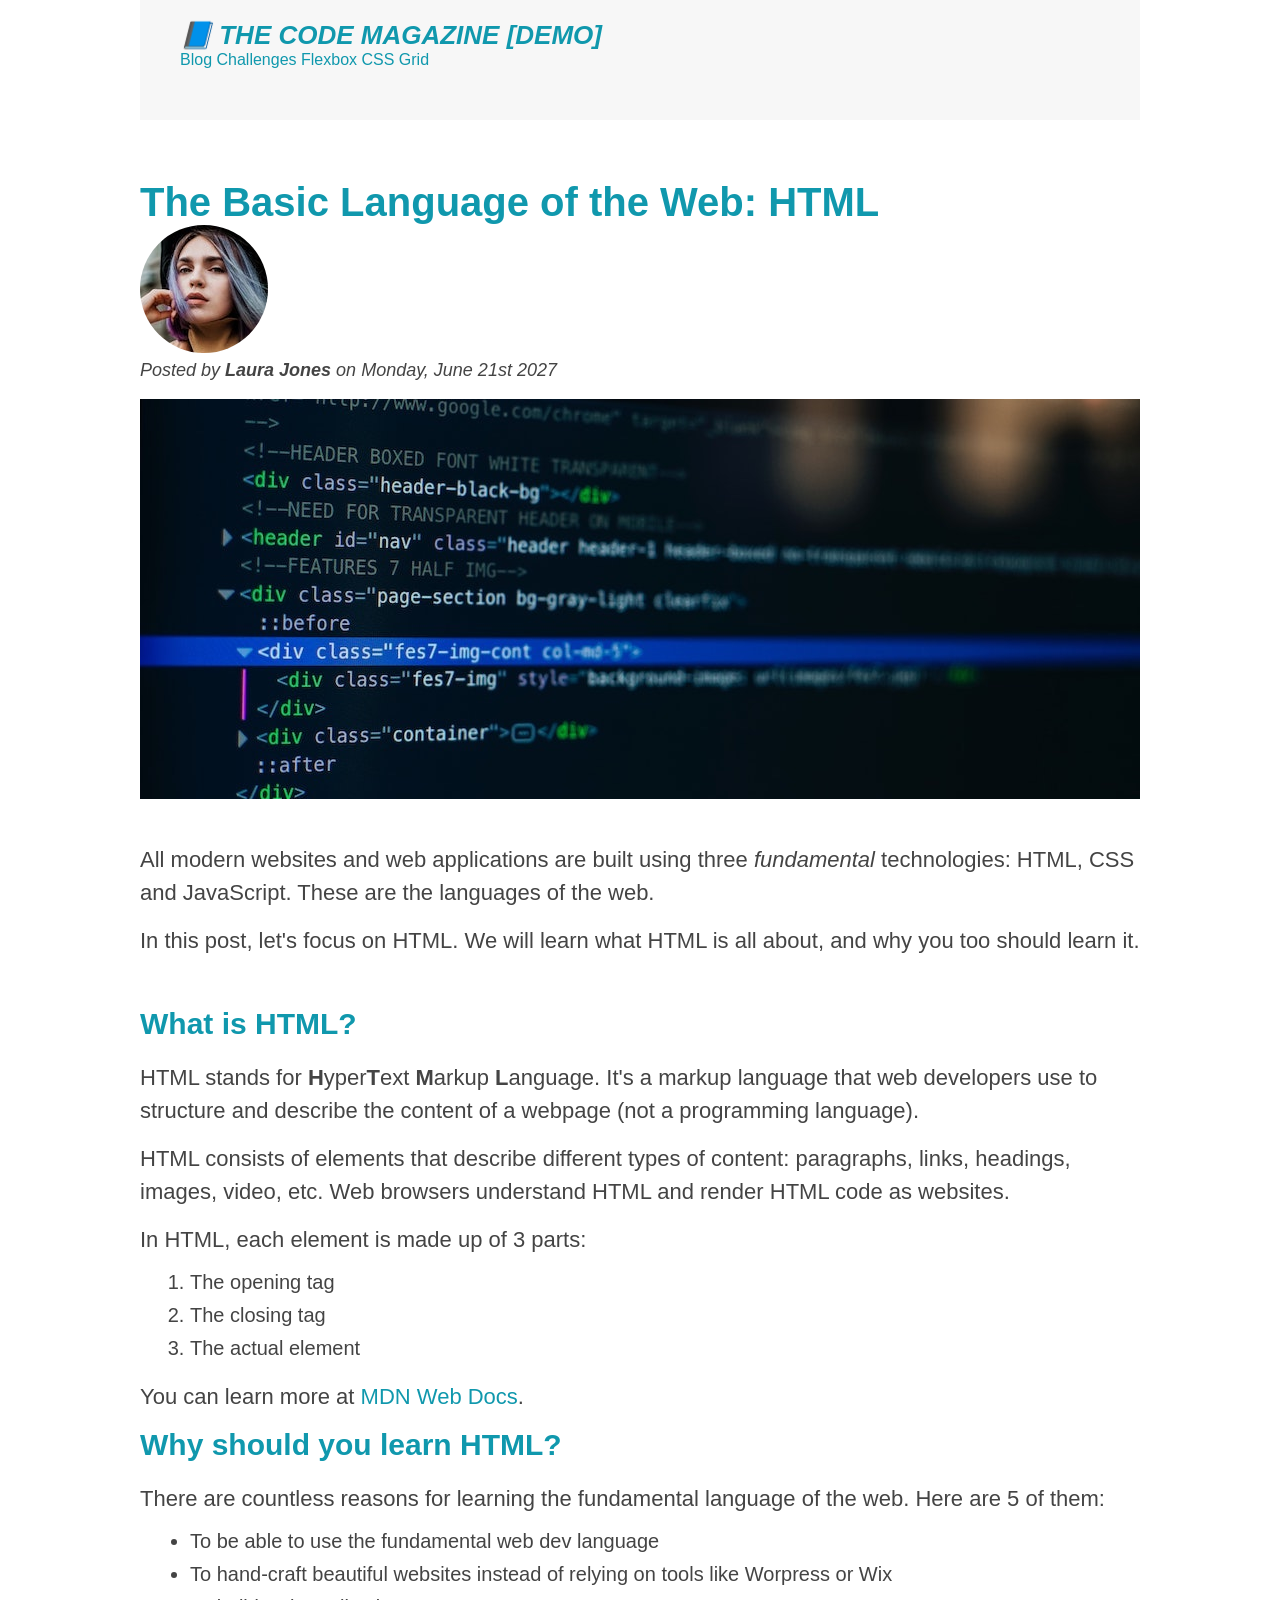
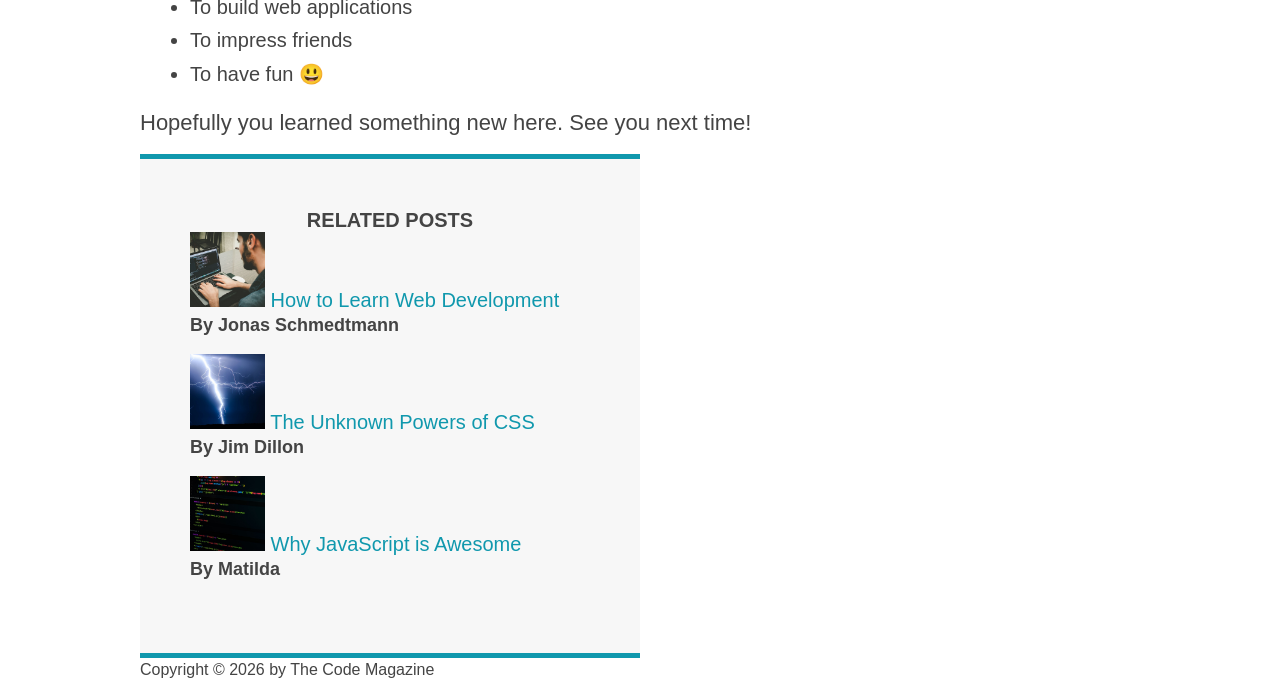
<file: 1 - html-css/index.html>
<!doctype html>
<html lang="en">
  <head>
    <meta charset="UTF-8" />
    <meta name="viewport" content="width=device-width, initial-scale=1.0" />
    <title>HTML Review</title>
    <link rel="stylesheet" href="style.css" />
  </head>
  <body>
    <div class="container">
      <header class="main-header">
        <h1>📘 The Code Magazine [DEMO]</h1>
        <nav>
          <a href="blog.html">Blog</a>
          <a href="#">Challenges</a>
          <a href="#">Flexbox</a>
          <a href="#">CSS Grid</a>
        </nav>
      </header>
      <article>
        <header class="post-header">
          <h2>The Basic Language of the Web: HTML</h2>
          <img
            src="./img/laura-jones.jpg"
            alt="Headshot of Laura Jones"
            style="border-radius: 100px"
          />
          <p id="author">
            Posted by <strong>Laura Jones</strong> on Monday, June 21st 2027
          </p>
          <img
            src="./img/post-img.jpg"
            alt=""
            width="500"
            height="200"
            class="post-img"
          />
        </header>
        <p>
          All modern websites and web applications are built using three
          <em>fundamental</em>
          technologies: HTML, CSS and JavaScript. These are the languages of the
          web.
        </p>
        <p>
          In this post, let's focus on HTML. We will learn what HTML is all
          about, and why you too should learn it.
        </p>
      </article>
      <h3>What is HTML?</h3>
      <p>
        HTML stands for <strong>H</strong>yper<strong>T</strong>ext
        <strong>M</strong>arkup <strong>L</strong>anguage. It's a markup
        language that web developers use to structure and describe the content
        of a webpage (not a programming language).
      </p>
      <p>
        HTML consists of elements that describe different types of content:
        paragraphs, links, headings, images, video, etc. Web browsers understand
        HTML and render HTML code as websites.
      </p>
      <p>In HTML, each element is made up of 3 parts:</p>
      <ol>
        <li>The opening tag</li>
        <li>The closing tag</li>
        <li>The actual element</li>
      </ol>
      <p>
        You can learn more at
        <a
          href="https://developer.mozilla.org/en-US/docs/Web/HTML"
          target="_blank"
          >MDN Web Docs</a
        >.
      </p>
      <h3>Why should you learn HTML?</h3>
      <p>
        There are countless reasons for learning the fundamental language of the
        web. Here are 5 of them:
      </p>
      <ul>
        <li>To be able to use the fundamental web dev language</li>
        <li>
          To hand-craft beautiful websites instead of relying on tools like
          Worpress or Wix
        </li>
        <li>To build web applications</li>
        <li>To impress friends</li>
        <li>To have fun 😃</li>
      </ul>
      <p>Hopefully you learned something new here. See you next time!</p>

      <aside>
        <h4>Related posts</h4>

        <ul class="related">
          <li>
            <img
              src="img/related-1.jpg"
              alt="Person programming"
              width="75"
              width="75"
            />
            <a href="#">How to Learn Web Development</a>
            <p class="related-author">By Jonas Schmedtmann</p>
          </li>
          <li>
            <img
              src="img/related-2.jpg"
              alt="Lightning"
              width="75"
              heigth="75"
            />
            <a href="#">The Unknown Powers of CSS</a>
            <p class="related-author">By Jim Dillon</p>
          </li>
          <li>
            <img
              src="img/related-3.jpg"
              alt="JavaScript code on a screen"
              width="75"
              height="75"
            />
            <a href="#">Why JavaScript is Awesome</a>
            <p class="related-author">By Matilda</p>
          </li>
        </ul>
      </aside>

      <footer>
        <p id="copyright">Copyright &copy; 2026 by The Code Magazine</p>
      </footer>
    </div>
  </body>
</html>
</file>
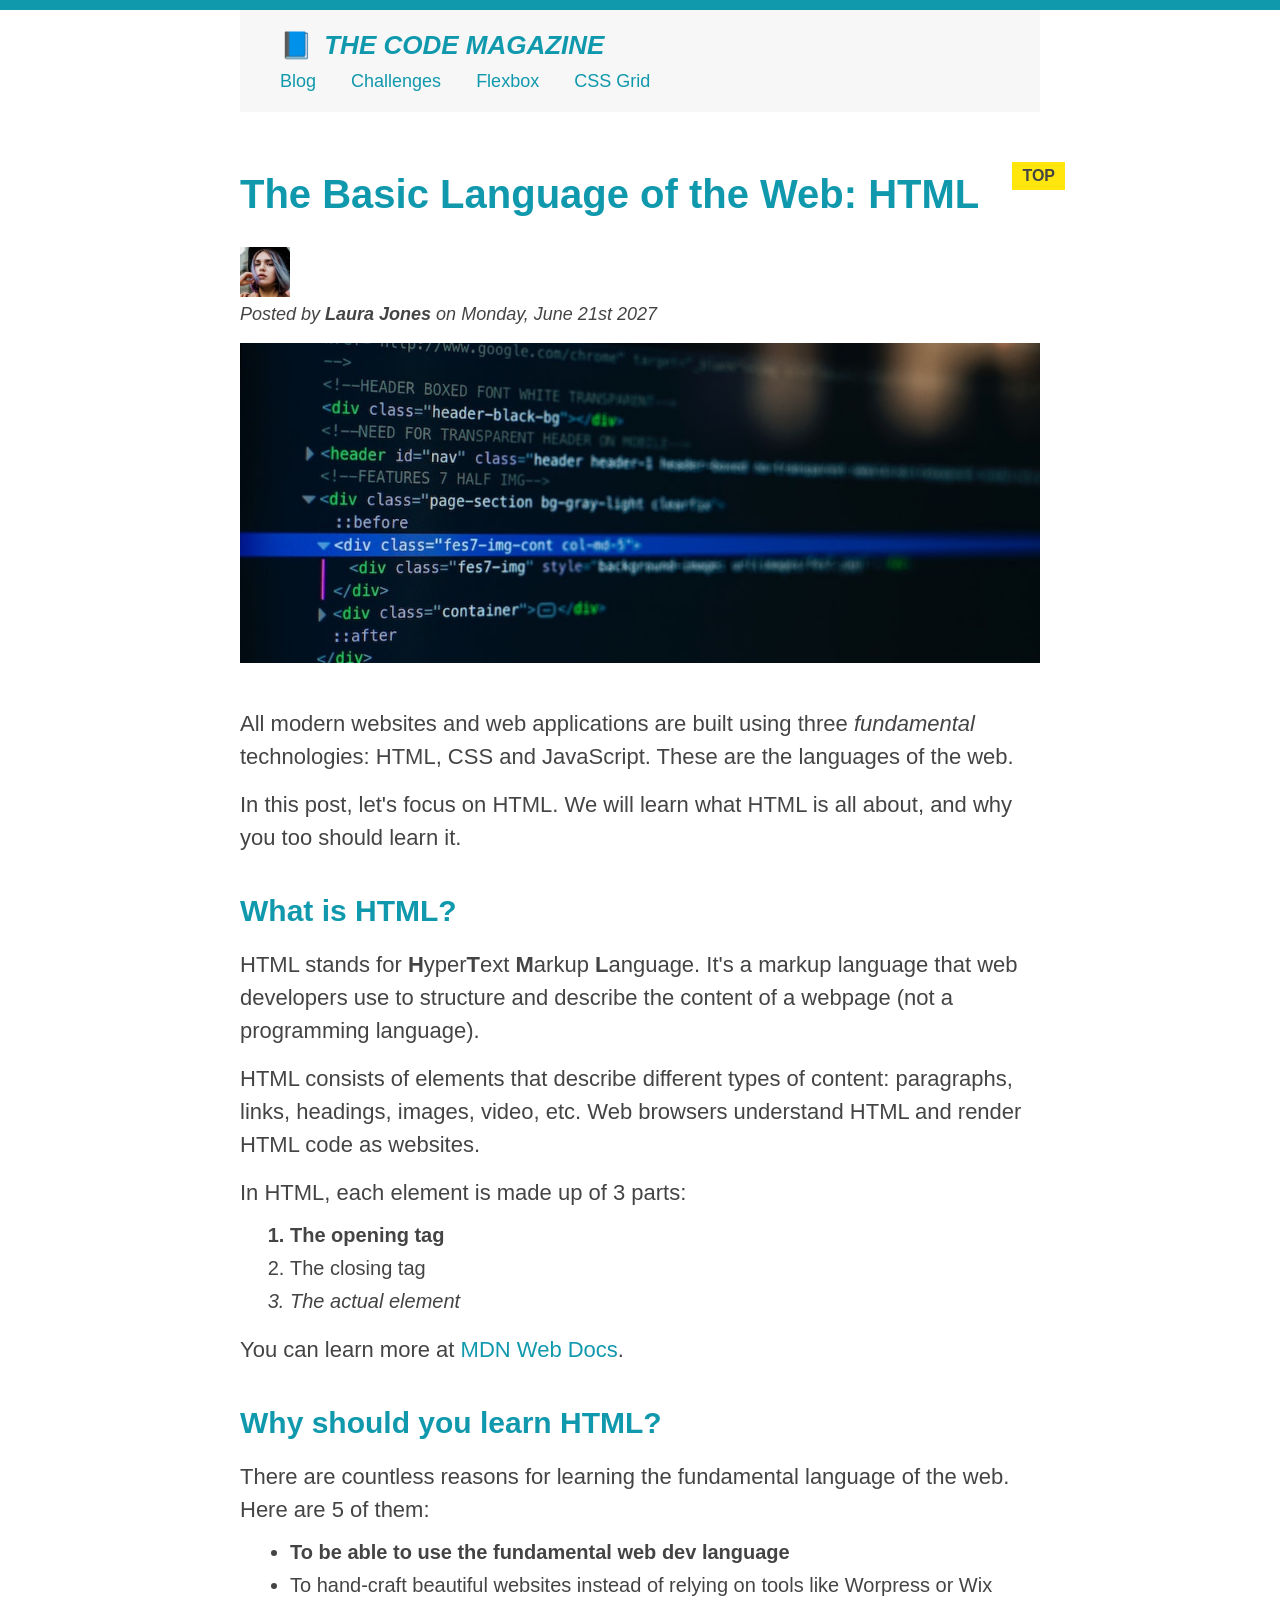
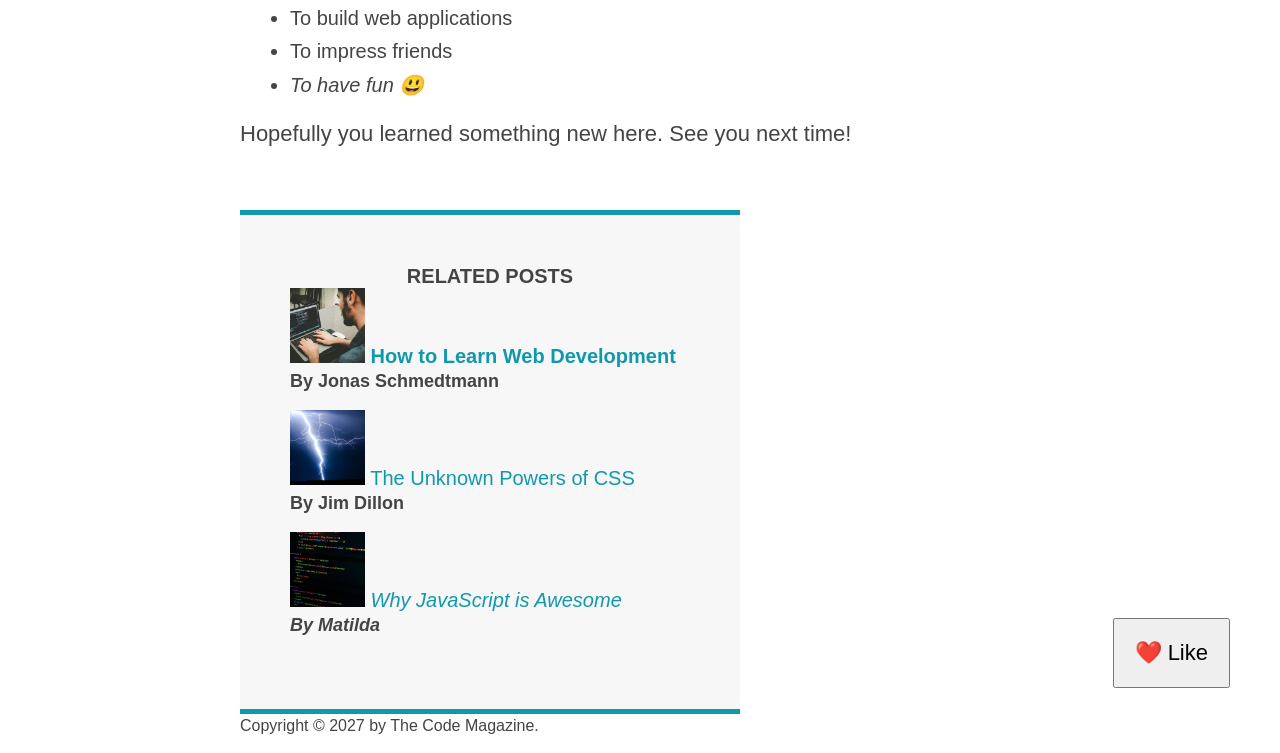
<file: 1 - html-css/files/04-CSS-Layouts/index.html>
<!DOCTYPE html>
<html lang="en">
  <head>
    <meta charset="UTF-8" />
    <link href="style.css" rel="stylesheet" />

    <title>The Basic Language of the Web: HTML</title>
  </head>

  <body>
    <!--
    <h1>The Basic Language of the Web: HTML</h1>
    <h2>The Basic Language of the Web: HTML</h2>
    <h3>The Basic Language of the Web: HTML</h3>
    <h4>The Basic Language of the Web: HTML</h4>
    <h5>The Basic Language of the Web: HTML</h5>
    <h6>The Basic Language of the Web: HTML</h6>
    -->

    <div class="container">
      <header class="main-header">
        <h1>📘 The Code Magazine</h1>

        <nav>
          <!-- <strong>This is the navigation</strong> -->
          <a href="blog.html">Blog</a>
          <a href="#">Challenges</a>
          <a href="#">Flexbox</a>
          <a href="#">CSS Grid</a>
        </nav>
      </header>

      <article>
        <header class="post-header">
          <h2>The Basic Language of the Web: HTML</h2>

          <img
            src="img/laura-jones.jpg"
            alt="Headshot of Laura Jones"
            height="50"
            width="50"
          />

          <p id="author">
            Posted by <strong>Laura Jones</strong> on Monday, June 21st 2027
          </p>

          <img
            src="img/post-img.jpg"
            alt="HTML code on a screen"
            width="500"
            height="200"
            class="post-img"
          />
          <button>❤️ Like</button>
        </header>

        <p>
          All modern websites and web applications are built using three
          <em>fundamental</em>
          technologies: HTML, CSS and JavaScript. These are the languages of the
          web.
        </p>

        <p>
          In this post, let's focus on HTML. We will learn what HTML is all
          about, and why you too should learn it.
        </p>

        <h3>What is HTML?</h3>
        <p>
          HTML stands for <strong>H</strong>yper<strong>T</strong>ext
          <strong>M</strong>arkup <strong>L</strong>anguage. It's a markup
          language that web developers use to structure and describe the content
          of a webpage (not a programming language).
        </p>
        <p>
          HTML consists of elements that describe different types of content:
          paragraphs, links, headings, images, video, etc. Web browsers
          understand HTML and render HTML code as websites.
        </p>
        <p>In HTML, each element is made up of 3 parts:</p>

        <ol>
          <li class="first-li">The opening tag</li>
          <li>The closing tag</li>
          <li>The actual element</li>
        </ol>

        <p>
          You can learn more at
          <a
            href="https://developer.mozilla.org/en-US/docs/Web/HTML"
            target="_blank"
            >MDN Web Docs</a
          >.
        </p>

        <h3>Why should you learn HTML?</h3>

        <p>
          There are countless reasons for learning the fundamental language of
          the web. Here are 5 of them:
        </p>

        <ul>
          <li class="first-li">
            To be able to use the fundamental web dev language
          </li>
          <li>
            To hand-craft beautiful websites instead of relying on tools like
            Worpress or Wix
          </li>
          <li>To build web applications</li>
          <li>To impress friends</li>
          <li>To have fun 😃</li>
        </ul>

        <p>Hopefully you learned something new here. See you next time!</p>
      </article>

      <aside>
        <h4>Related posts</h4>

        <ul class="related">
          <li>
            <img
              src="img/related-1.jpg"
              alt="Person programming"
              width="75"
              height="75"
            />
            <a href="#">How to Learn Web Development</a>
            <p class="related-author">By Jonas Schmedtmann</p>
          </li>
          <li>
            <img
              src="img/related-2.jpg"
              alt="Lightning"
              width="75"
              height="75"
            />
            <a href="#">The Unknown Powers of CSS</a>
            <p class="related-author">By Jim Dillon</p>
          </li>
          <li>
            <img
              src="img/related-3.jpg"
              alt="JavaScript code on a screen"
              width="75"
              height="75"
            />
            <a href="#">Why JavaScript is Awesome</a>
            <p class="related-author">By Matilda</p>
          </li>
        </ul>
      </aside>

      <footer>
        <p id="copyright" class="copyright text">
          Copyright &copy; 2027 by The Code Magazine.
        </p>
      </footer>
    </div>
  </body>
</html>
</file>
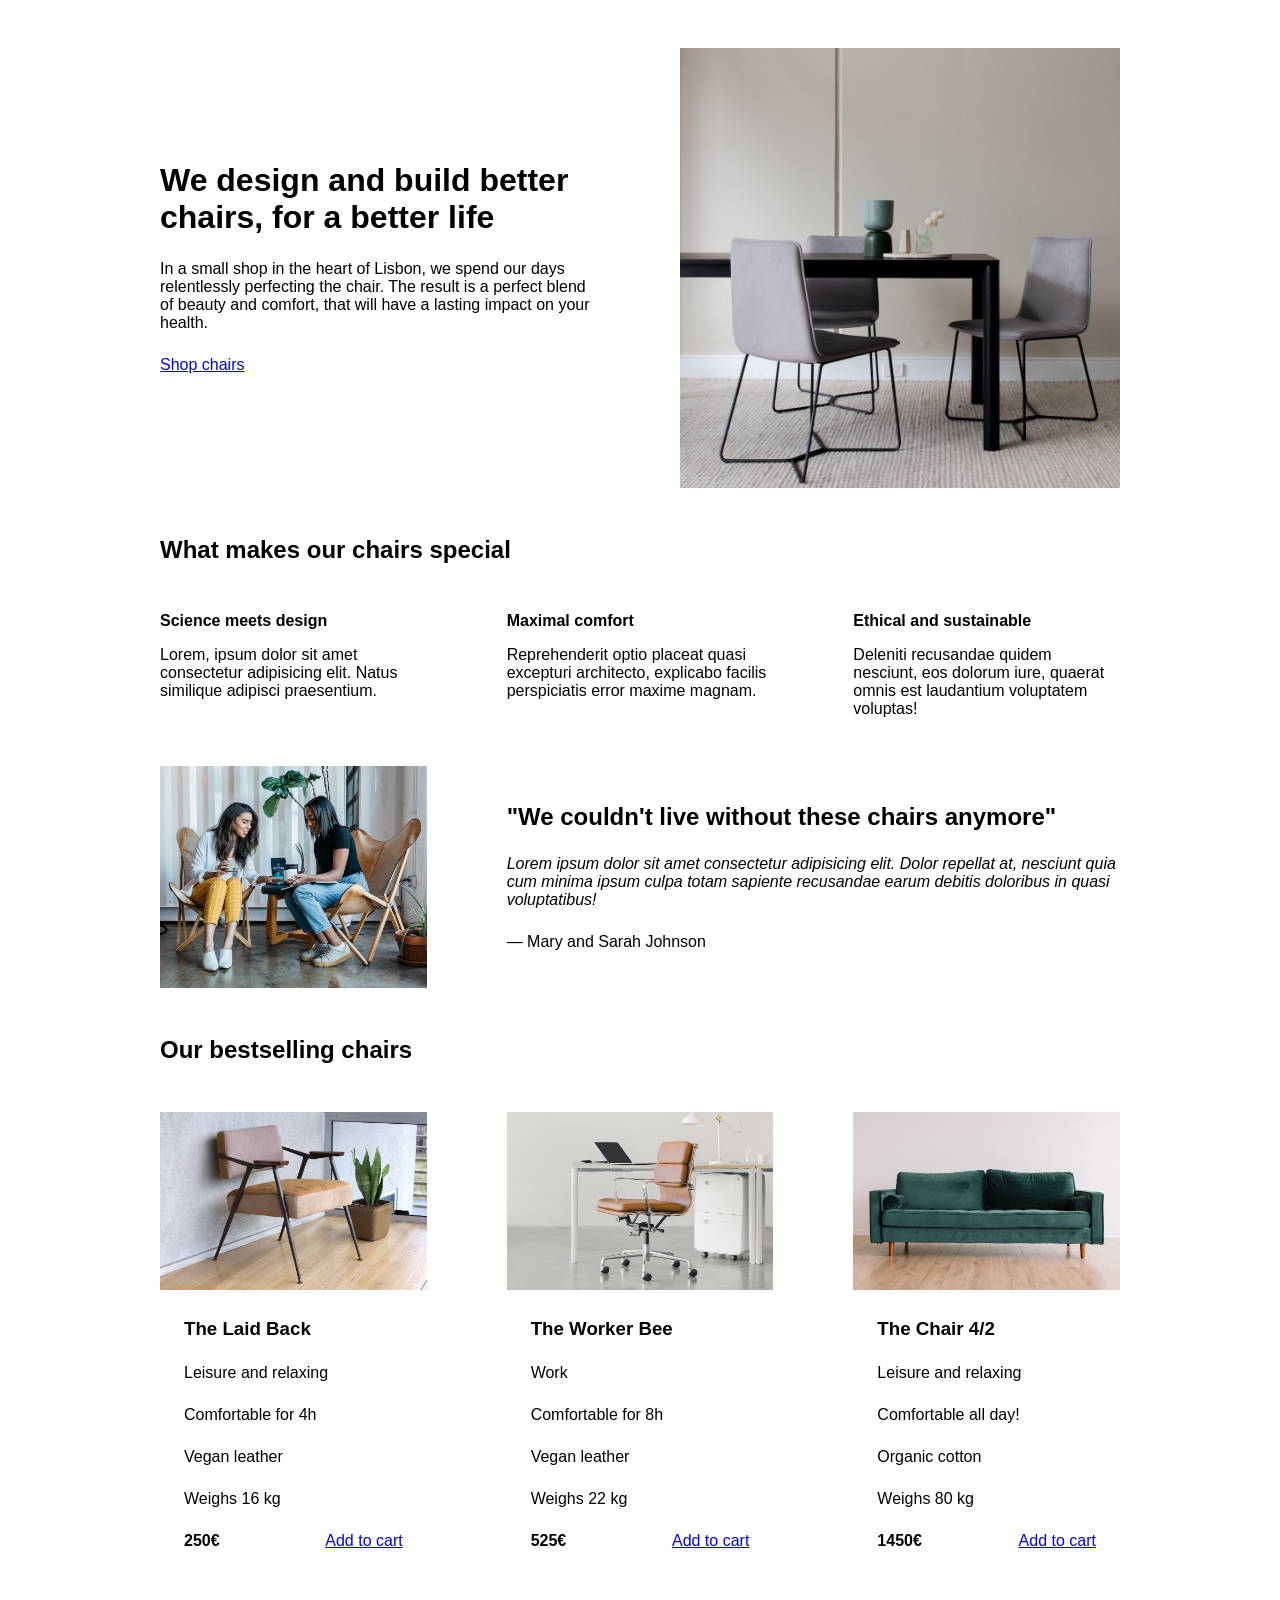
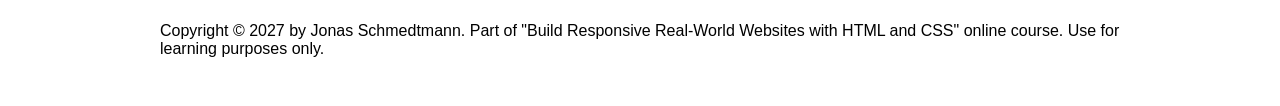
<file: 1 - html-css/files/05-Design/index.html>
<!DOCTYPE html>
<html lang="en">
  <head>
    <meta charset="UTF-8" />
    <meta http-equiv="X-UA-Compatible" content="IE=edge" />
    <meta name="viewport" content="width=device-width, initial-scale=1.0" />

    <link rel="stylesheet" href="style.css" />
    <title>Lisbon Chair Shop</title>
  </head>
  <body>
    <div class="container">
      <header>
        <div class="header-text-box">
          <h1>We design and build better chairs, for a better life</h1>
          <p class="header-text">
            In a small shop in the heart of Lisbon, we spend our days
            relentlessly perfecting the chair. The result is a perfect blend of
            beauty and comfort, that will have a lasting impact on your health.
          </p>
          <a class="btn btn--big" href="#">Shop chairs</a>
        </div>
        <img src="hero.jpg" alt="Photo" />
      </header>

      <section>
        <h2>What makes our chairs special</h2>
        <div class="grid-3-cols">
          <div>
            <p class="features-title"><strong>Science meets design</strong></p>
            <p class="features-text">
              Lorem, ipsum dolor sit amet consectetur adipisicing elit. Natus
              similique adipisci praesentium.
            </p>
          </div>

          <div>
            <p class="features-title">
              <strong>Maximal comfort</strong>
            </p>
            <p class="features-text">
              Reprehenderit optio placeat quasi excepturi architecto, explicabo
              facilis perspiciatis error maxime magnam.
            </p>
          </div>

          <div>
            <p class="features-title">
              <strong>Ethical and sustainable</strong>
            </p>
            <p class="features-text">
              Deleniti recusandae quidem nesciunt, eos dolorum iure, quaerat
              omnis est laudantium voluptatem voluptas!
            </p>
          </div>
        </div>
      </section>

      <section class="testimonial-section">
        <div class="grid-3-cols">
          <img src="customers.jpg" alt="People sitting on chairs" />
          <div class="testimonial-box">
            <h2>"We couldn't live without these chairs anymore"</h2>
            <blockquote class="testimonial-text">
              Lorem ipsum dolor sit amet consectetur adipisicing elit. Dolor
              repellat at, nesciunt quia cum minima ipsum culpa totam sapiente
              recusandae earum debitis doloribus in quasi voluptatibus!
            </blockquote>
            <p class="testimonial-author">&mdash; Mary and Sarah Johnson</p>
          </div>
        </div>
      </section>

      <section>
        <h2>Our bestselling chairs</h2>
        <div class="grid-3-cols">
          <figure class="chair">
            <img src="chair-1.jpg" alt="Chair" />
            <div class="chair-box">
              <h3>The Laid Back</h3>
              <ul class="chair-details">
                <li>
                  <!-- Span is a generic INLINE text element, it doesn't have any meaning. It's like a div element, but inline -->
                  <span>Leisure and relaxing</span>
                </li>
                <li>
                  <span>Comfortable for 4h</span>
                </li>
                <li>
                  <span>Vegan leather</span>
                </li>
                <li>
                  <span>Weighs 16 kg</span>
                </li>
              </ul>
              <div class="chair-price">
                <strong>250€</strong>
                <a href="#" class="btn btn--small">Add to cart</a>
              </div>
            </div>
          </figure>

          <figure class="chair">
            <img src="chair-2.jpg" alt="Chair" />
            <div class="chair-box">
              <h3>The Worker Bee</h3>
              <ul class="chair-details">
                <li>
                  <span>Work</span>
                </li>
                <li>
                  <span>Comfortable for 8h</span>
                </li>
                <li>
                  <span>Vegan leather</span>
                </li>
                <li>
                  <span>Weighs 22 kg</span>
                </li>
              </ul>
              <div class="chair-price">
                <strong>525€</strong>
                <a href="#" class="btn btn--small">Add to cart</a>
              </div>
            </div>
          </figure>

          <figure class="chair">
            <img src="chair-3.jpg" alt="Chair" />
            <div class="chair-box">
              <h3>The Chair 4/2</h3>
              <ul class="chair-details">
                <li>
                  <span>Leisure and relaxing</span>
                </li>
                <li>
                  <span>Comfortable all day!</span>
                </li>
                <li>
                  <span>Organic cotton</span>
                </li>
                <li>
                  <span>Weighs 80 kg</span>
                </li>
              </ul>
              <div class="chair-price">
                <strong>1450€</strong>
                <a href="#" class="btn btn--small">Add to cart</a>
              </div>
            </div>
          </figure>
        </div>
      </section>

      <footer>
        Copyright &copy; 2027 by Jonas Schmedtmann. Part of "Build Responsive
        Real-World Websites with HTML and CSS" online course. Use for learning
        purposes only.
      </footer>
    </div>
  </body>
</html>
</file>
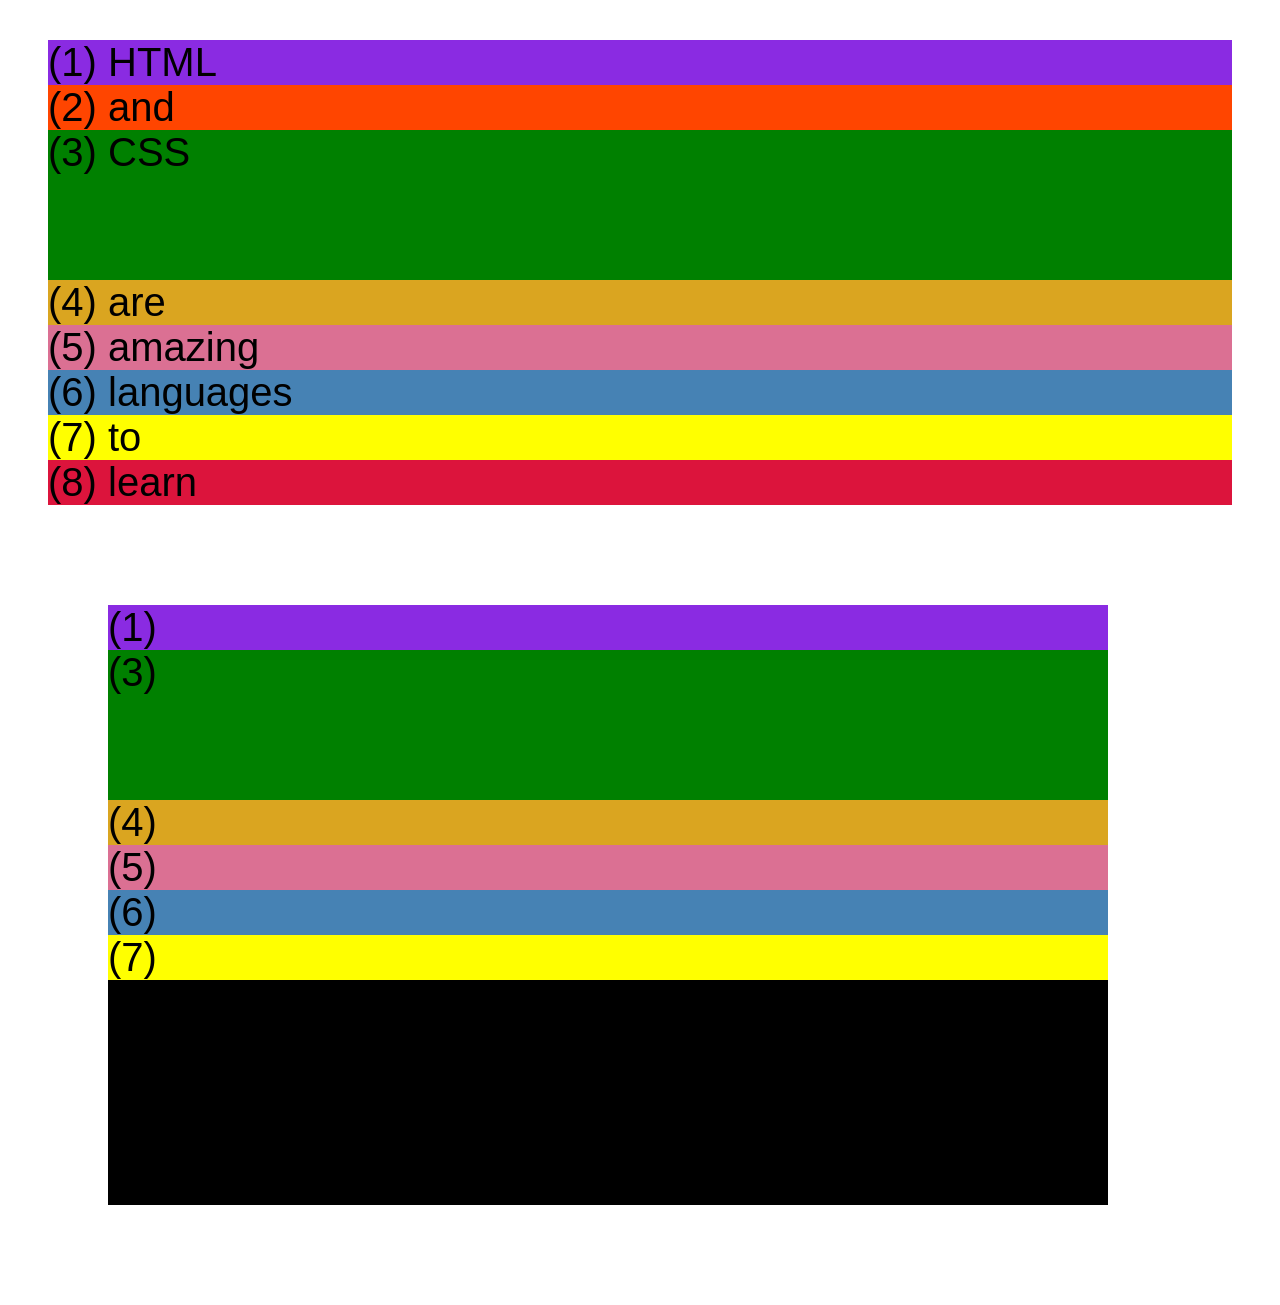
<file: 1 - html-css/files/04-CSS-Layouts/css-grid.html>
<!DOCTYPE html>
<html lang="en">
  <head>
    <meta charset="UTF-8" />
    <meta http-equiv="X-UA-Compatible" content="IE=edge" />
    <meta name="viewport" content="width=device-width, initial-scale=1.0" />
    <title>CSS Grid</title>
    <style>
      .el--1 {
        background-color: blueviolet;
      }
      .el--2 {
        background-color: orangered;
      }
      .el--3 {
        background-color: green;
        height: 150px;
      }
      .el--4 {
        background-color: goldenrod;
      }
      .el--5 {
        background-color: palevioletred;
      }
      .el--6 {
        background-color: steelblue;
      }
      .el--7 {
        background-color: yellow;
      }
      .el--8 {
        background-color: crimson;
      }

      .container--1 {
        /* STARTER */
        font-family: sans-serif;
        background-color: #ddd;
        font-size: 40px;
        margin: 40px;

        /* CSS GRID */
      }

      .container--2 {
        /* STARTER */
        font-family: sans-serif;
        background-color: black;
        font-size: 40px;
        margin: 100px;

        width: 1000px;
        height: 600px;

        /* CSS GRID */
      }
    </style>
  </head>
  <body>
    <div class="container--1">
      <div class="el el--1">(1) HTML</div>
      <div class="el el--2">(2) and</div>
      <div class="el el--3">(3) CSS</div>
      <div class="el el--4">(4) are</div>
      <div class="el el--5">(5) amazing</div>
      <div class="el el--6">(6) languages</div>
      <div class="el el--7">(7) to</div>
      <div class="el el--8">(8) learn</div>
    </div>

    <div class="container--2">
      <div class="el el--1">(1)</div>
      <div class="el el--3">(3)</div>
      <div class="el el--4">(4)</div>
      <div class="el el--5">(5)</div>
      <div class="el el--6">(6)</div>
      <div class="el el--7">(7)</div>
    </div>
  </body>
</html>
</file>
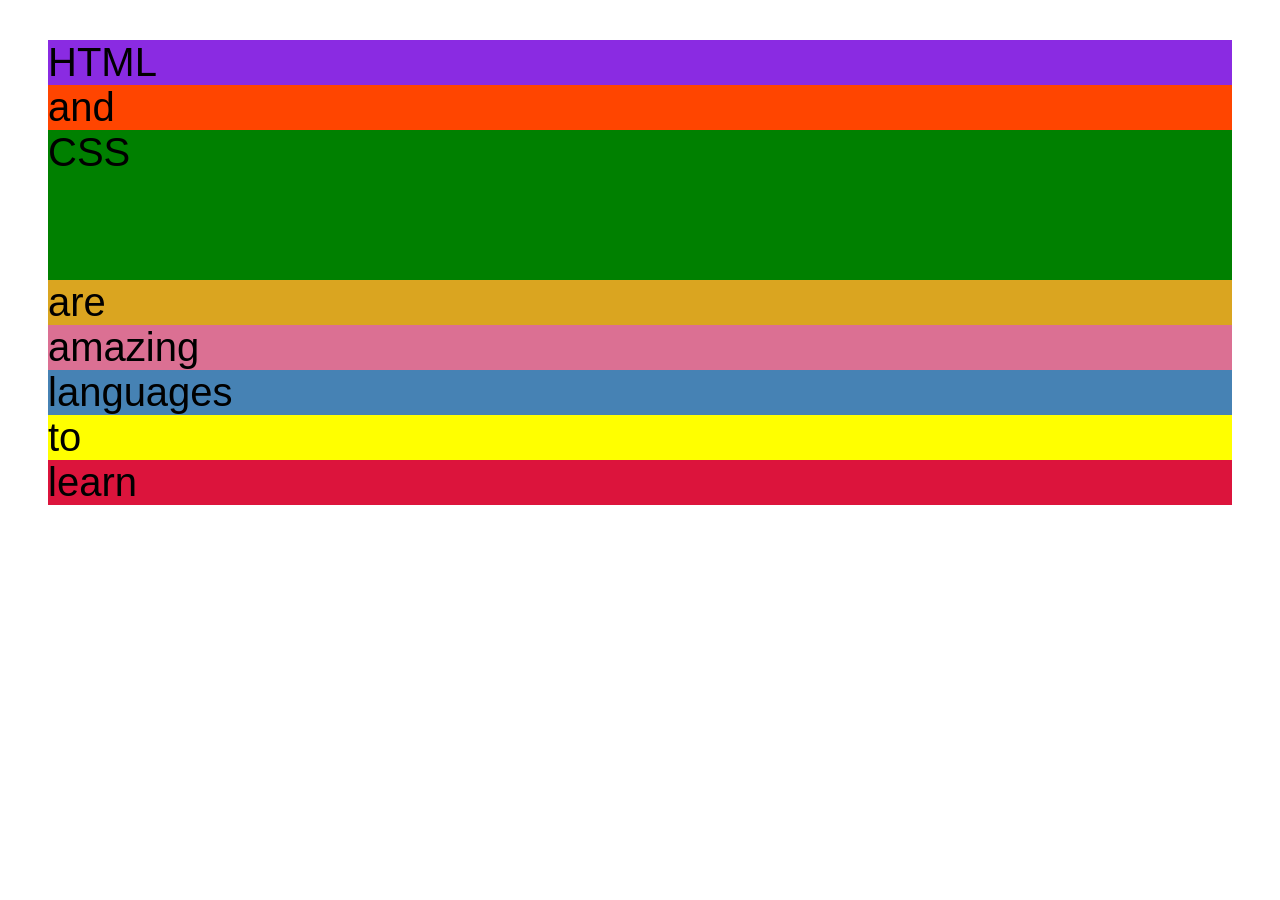
<file: 1 - html-css/files/04-CSS-Layouts/flexbox.html>
<!DOCTYPE html>
<html lang="en">
  <head>
    <meta charset="UTF-8" />
    <meta http-equiv="X-UA-Compatible" content="IE=edge" />
    <meta name="viewport" content="width=device-width, initial-scale=1.0" />
    <title>Flexbox</title>
    <style>
      .el--1 {
        background-color: blueviolet;
      }
      .el--2 {
        background-color: orangered;
      }
      .el--3 {
        background-color: green;
        height: 150px;
      }
      .el--4 {
        background-color: goldenrod;
      }
      .el--5 {
        background-color: palevioletred;
      }
      .el--6 {
        background-color: steelblue;
      }
      .el--7 {
        background-color: yellow;
      }
      .el--8 {
        background-color: crimson;
      }

      .container {
        /* STARTER */
        font-family: sans-serif;
        background-color: #ddd;
        font-size: 40px;
        margin: 40px;

        /* FLEXBOX */
      }
    </style>
  </head>
  <body>
    <div class="container">
      <div class="el el--1">HTML</div>
      <div class="el el--2">and</div>
      <div class="el el--3">CSS</div>
      <div class="el el--4">are</div>
      <div class="el el--5">amazing</div>
      <div class="el el--6">languages</div>
      <div class="el el--7">to</div>
      <div class="el el--8">learn</div>
    </div>
  </body>
</html>
</file>
<file: 1 - html-css/style.css>
/* 
css selectors
declaration block
property name and value
*/

/* precedence
!important
1. inline styles
2. id
3. class
4. element selector (pseudo classes first)
5. universals elector

if matching, then the last one will be selected
*/

/* inheritence
children inherit styles from their parents
*/

*,
*::before,
*::after {
  box-sizing: border-box;
  padding: 0;
  margin: 0;
}

body {
  color: #444;
  font-family: sans-serif;
}

.container {
  width: 1000px;
  margin: 0 auto; /*auto (left/right) means browser automatically figure out the width of the margins and make sure they are the same */
}

article {
  margin-bottom: 50px;
}

.main-header {
  background-color: #f7f7f7;
  padding: 20px 40px;
  margin-bottom: 60px;
  height: 120px;
}

.post-header {
  margin-bottom: 40px;
}

aside {
  background-color: #f7f7f7;
  border-top: 5px solid #1098ad;
  border-bottom: 5px solid #1098ad;
  padding: 50px 0;
  width: 500px;
}

h1,
h2,
h3 {
  color: #1098ad;
}

h1 {
  font-size: 26px;
  text-transform: uppercase;
  font-style: italic;
}

h2 {
  font-size: 40px;
}

h3 {
  font-size: 30px;
  margin-bottom: 20px;
}

h4 {
  font-size: 20px;
  text-transform: uppercase;
  text-align: center;
}

p {
  font-size: 22px;
  line-height: 1.5;
  margin-bottom: 15px;
}

ul,
ol {
  margin-left: 50px;
  margin-bottom: 20px;
}

li {
  font-size: 20px;
  margin-bottom: 10px;
}

li:last-child {
  margin-bottom: 0px;
}

/* li:first-child {
  font-weight: bold;
}

li:last-child {
  font-style: italic;
}

li:nth-child(odd) {
  color: red;
} */

/* Styling Links */

a:link {
  color: #1098ad;
  text-decoration: none;
}

a:visited {
  color: #1098ad;
}

a:hover {
  color: orangered;
  font-weight: bold;
  text-decoration: underline;
}

/* footer p {
  font-size: 16px;
} */

/* article header p {
  font-style: italic;
} */

#author {
  font-style: italic;
  font-size: 18px;
}

#copyright {
  font-size: 16px;
}

.related-author {
  font-size: 18px;
  font-weight: bold;
}

.related {
  list-style: none;
}

.post-img {
  width: 100%;
  /* keep aspect ratio: set height to auto */
  height: auto;
}
</file>
<file: 1 - html-css/files/04-CSS-Layouts/style.css>
* {
  /* border-top: 10px solid #1098ad; */
  margin: 0;
  padding: 0;
}

/* PAGE SECTIONS */
body {
  color: #444;
  font-family: sans-serif;

  border-top: 10px solid #1098ad;
  position: relative;
}

.container {
  width: 800px;
  /* margin-left: auto;
  margin-right: auto; */
  margin: 0 auto;
}

.main-header {
  background-color: #f7f7f7;
  /* padding: 20px;
  padding-left: 40px;
  padding-right: 40px; */
  padding: 20px 40px;
  margin-bottom: 60px;
  /* height: 80px; */
}

nav {
  font-size: 18px;
  /* text-align: center; */
}

article {
  margin-bottom: 60px;
}

.post-header {
  margin-bottom: 40px;
  /* position: relative; */
}

aside {
  background-color: #f7f7f7;
  border-top: 5px solid #1098ad;
  border-bottom: 5px solid #1098ad;
  /* padding-top: 50px;
  padding-bottom: 50px; */
  padding: 50px 0;
  width: 500px;
}

/* SMALLER ELEMENTS */
h1,
h2,
h3 {
  color: #1098ad;
}

h1 {
  font-size: 26px;
  text-transform: uppercase;
  font-style: italic;
}

h2 {
  font-size: 40px;
  margin-bottom: 30px;
}

h3 {
  font-size: 30px;
  margin-bottom: 20px;
  margin-top: 40px;
}

h4 {
  font-size: 20px;
  text-transform: uppercase;
  text-align: center;
}

p {
  font-size: 22px;
  line-height: 1.5;
  margin-bottom: 15px;
}

ul,
ol {
  margin-left: 50px;
  margin-bottom: 20px;
}

li {
  font-size: 20px;
  margin-bottom: 10px;
  /* display: inline; */
}

li:last-child {
  margin-bottom: 0;
}

/* footer p {
  font-size: 16px;
} */

/* article header p {
  font-style: italic;
} */

#author {
  font-style: italic;
  font-size: 18px;
}

#copyright {
  font-size: 16px;
}

.related-author {
  font-size: 18px;
  font-weight: bold;
}

/* ul {
  list-style: none;
} */

.related {
  list-style: none;
}

body {
  /* background-color: orangered; */
}

/* .first-li {
  font-weight: bold;
} */

li:first-child {
  font-weight: bold;
}

li:last-child {
  font-style: italic;
}

li:nth-child(even) {
  /* color: red; */
}

/* Misconception: this won't work! */
article p:first-child {
  color: red;
}

/* Styling links */
a:link {
  color: #1098ad;
  text-decoration: none;
}

a:visited {
  /* color: #777; */
  color: #1098ad;
}

a:hover {
  color: orangered;
  font-weight: bold;
  text-decoration: underline orangered;
}

a:active {
  background-color: black;
  font-style: italic;
}
/* LVHA */

.post-img {
  width: 100%;
  height: auto;
}

nav a:link {
  /* background-color: orangered;
  margin: 20px;
  padding: 20px;

  display: block; */

  margin-right: 30px;
  margin-top: 10px;
  display: inline-block;
}

nav a:link:last-child {
  margin-right: 0;
}

button {
  font-size: 22px;
  padding: 20px;
  cursor: pointer;

  position: absolute;
  /* top: 50px;
  left: 50px; */
  bottom: 50px;
  right: 50px;
}

h1::first-letter {
  font-style: normal;
  margin-right: 5px;
}

h3 + p::first-line {
  /* color: red; */
}

h2 {
  /* background-color: orange; */
  position: relative;
}

h2::before {
  content: "TOP";
  background-color: #ffe70e;
  color: #444;
  font-size: 16px;
  font-weight: bold;
  display: inline-block;
  padding: 5px 10px;
  position: absolute;
  top: -10px;
  right: -25px;
}

/* Resolving conflicts */
/* #copyright {
  color: red;
}

.copyright {
  color: blue;
}

.text {
  color: yellow;
}

footer p {
  color: green !important;
} */

/* nav a:link,
nav p {
  font-size: 18px;
} */
</file>
<file: 1 - html-css/files/05-Design/style.css>
/*
SPACING SYSTEM (px)
2 / 4 / 8 / 12 / 16 / 24 / 32 / 48 / 64 / 80 / 96 / 128

FONT SIZE SYSTEM (px)
10 / 12 / 14 / 16 / 18 / 20 / 24 / 30 / 36 / 44 / 52 / 62 / 74 / 86 / 98
*/

* {
  margin: 0;
  padding: 0;
  box-sizing: border-box;
}

/* ------------------------ */
/* GENERAL STYLES */
/* ------------------------ */
body {
  font-family: sans-serif;
}

.container {
  width: 960px;
  margin: 0 auto;
}

header,
section {
  margin-bottom: 48px;
}

h2 {
  margin-bottom: 48px;
}

.grid-3-cols {
  display: grid;
  grid-template-columns: repeat(3, 1fr);
  column-gap: 80px;
}

/* ------------------------ */
/* COMPONENT STYLES */
/* ------------------------ */

/* HEADER */
header {
  display: grid;
  grid-template-columns: repeat(2, 1fr);
  column-gap: 80px;
  margin-top: 48px;
}

.header-text-box {
  align-self: center;
}

h1 {
  margin-bottom: 24px;
}

.header-text {
  margin-bottom: 24px;
}

img {
  width: 100%;
}

/* FEATURES */
.features-icon {
}

.features-title {
  margin-bottom: 16px;
}

.features-text {
}

/* TESTIMONIAL */
.testimonial-section {
}

.testimonial-box {
  grid-column: 2 / -1;
  align-self: center;
}

.testimonial-box h2 {
  margin-bottom: 24px;
}

.testimonial-text {
  font-style: italic;
  margin-bottom: 24px;
}

/* CHAIRS */
.chair-box {
  padding: 24px;
}

h3 {
  margin-bottom: 24px;
}

.chair-details {
  list-style: none;
  margin-bottom: 24px;
}

.chair-details li {
  display: flex;
  align-items: center;
  gap: 12px;
  margin-bottom: 24px;
}

.chair-details li:last-child {
  margin-bottom: 0;
}

.chair-icon {
}

.chair-price {
  display: flex;
  justify-content: space-between;
}

footer {
  margin-bottom: 48px;
}
</file>
